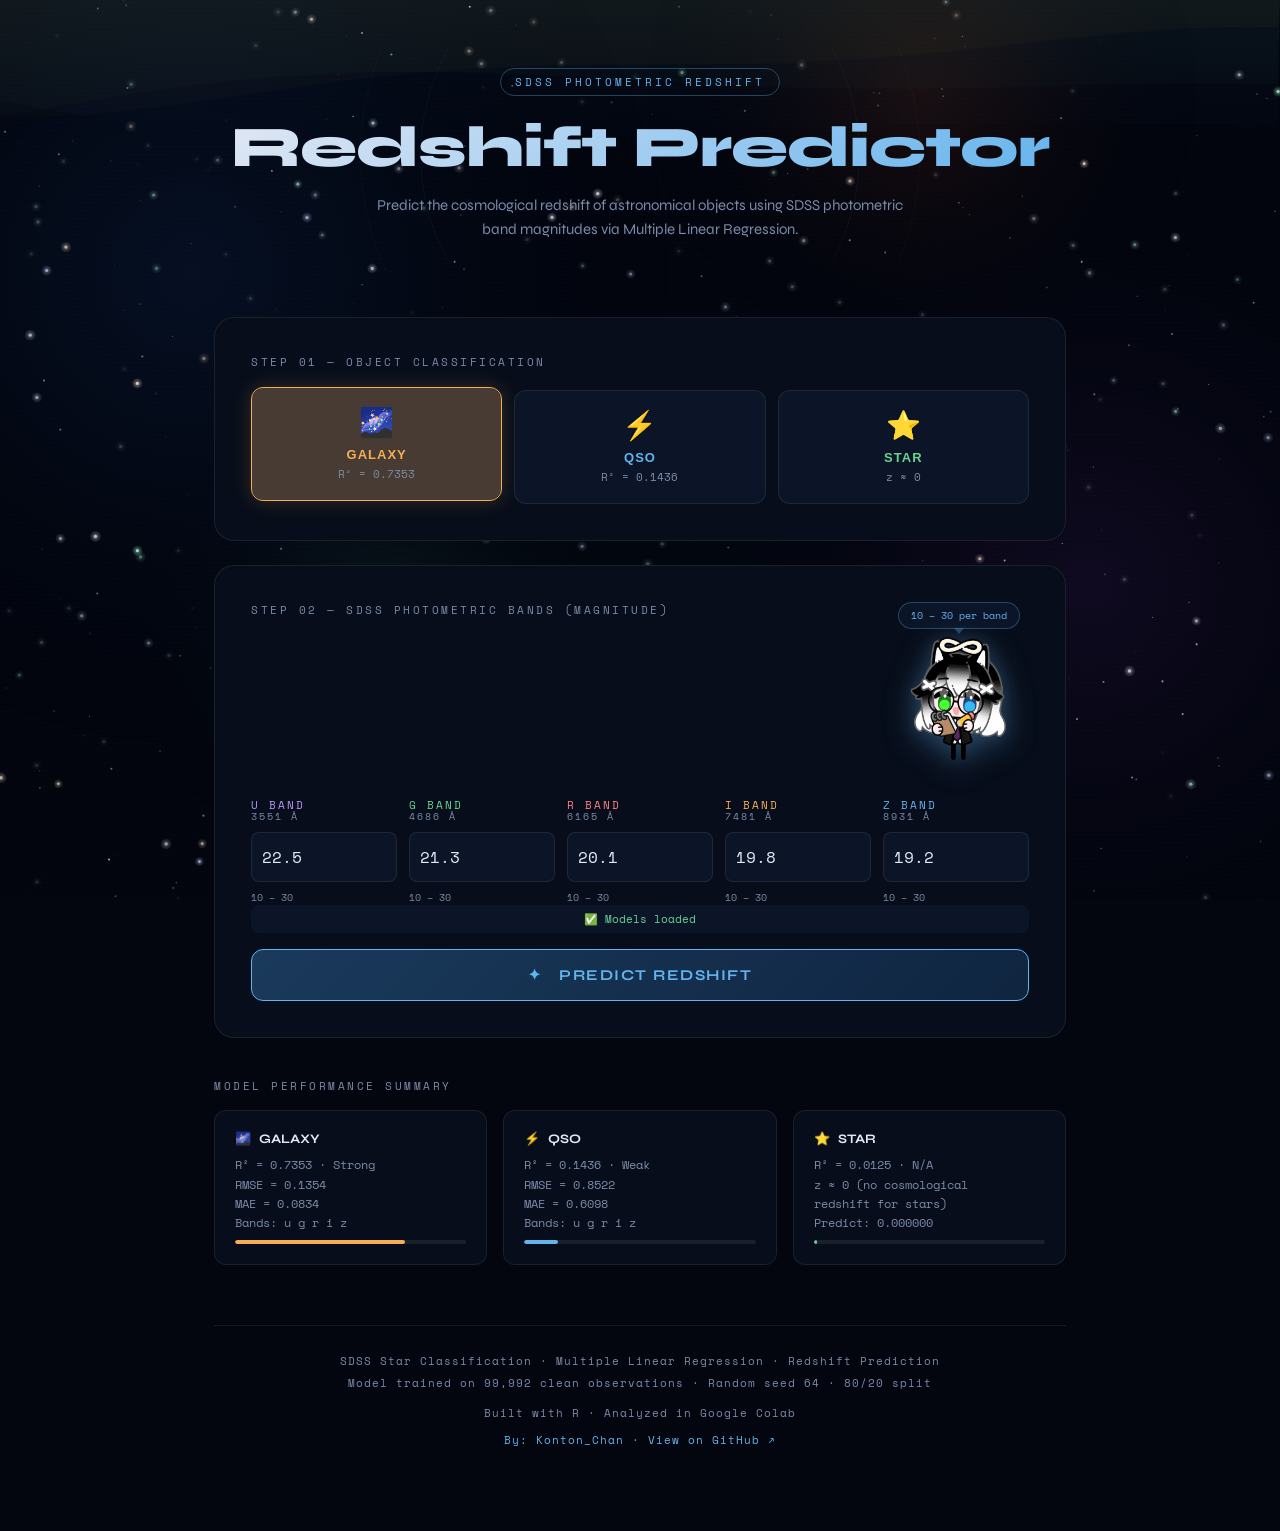
<file: index.html>
<!DOCTYPE html>
<html lang="en">
<head>
  <meta charset="UTF-8" />
  <meta name="viewport" content="width=device-width, initial-scale=1.0, maximum-scale=5.0" />
  <title>Redshift Predictor — SDSS MLR</title>
  <link href="https://fonts.googleapis.com/css2?family=Space+Mono:ital,wght@0,400;0,700;1,400&family=Syne:wght@400;600;700;800&display=swap" rel="stylesheet" />
  <link rel="stylesheet" href="style.css" />
</head>
<body>

<canvas id="nebula-canvas"></canvas>
<canvas id="aurora-canvas"></canvas>
<canvas id="starfield"></canvas>
<canvas id="particle-canvas"></canvas>

<div class="wrapper">

  <header>
    <div class="orbit-ring"></div>
    <div class="orbit-ring orbit-ring-2"></div>
    <div class="badge">SDSS Photometric Redshift</div>
    <h1>Redshift Predictor</h1>
    <p class="subtitle">Predict the cosmological redshift of astronomical objects using SDSS photometric band magnitudes via Multiple Linear Regression.</p>
  </header>

  <!-- Step 1 -->
  <div class="card">
    <div class="card-label">Step 01 — Object Classification</div>
    <div class="class-grid">
      <button class="class-btn galaxy active" onclick="selectClass('GALAXY',this)">
        <span class="class-icon">🌌</span>
        <span class="class-name">GALAXY</span>
        <span class="class-desc">R² = 0.7353</span>
      </button>
      <button class="class-btn qso" onclick="selectClass('QSO',this)">
        <span class="class-icon">⚡</span>
        <span class="class-name">QSO</span>
        <span class="class-desc">R² = 0.1436</span>
      </button>
      <button class="class-btn star" onclick="selectClass('STAR',this)">
        <span class="class-icon">⭐</span>
        <span class="class-name">STAR</span>
        <span class="class-desc">z ≈ 0</span>
      </button>
    </div>
  </div>

  <!-- Step 2 -->
  <div class="card">
    <div class="step02-header">
      <div class="card-label" style="margin-bottom:0">Step 02 — SDSS Photometric Bands (magnitude)</div>
      <div class="mascot-wrap">
        <div class="mascot-bubble">10 – 30 per band</div>
        <img src="Image/Konton_Chan.gif" alt="mascot" class="mascot-img" />
      </div>
    </div>
    <div class="band-grid">
      <div class="band-field">
        <label class="band-label u">u band<span class="band-wl">3551 Å</span></label>
        <input type="number" id="band_u" value="22.5" step="0.001" min="10" max="30" />
        <span class="band-hint">10 – 30</span>
      </div>
      <div class="band-field">
        <label class="band-label g">g band<span class="band-wl">4686 Å</span></label>
        <input type="number" id="band_g" value="21.3" step="0.001" min="10" max="30" />
        <span class="band-hint">10 – 30</span>
      </div>
      <div class="band-field">
        <label class="band-label r">r band<span class="band-wl">6165 Å</span></label>
        <input type="number" id="band_r" value="20.1" step="0.001" min="10" max="30" />
        <span class="band-hint">10 – 30</span>
      </div>
      <div class="band-field">
        <label class="band-label i">i band<span class="band-wl">7481 Å</span></label>
        <input type="number" id="band_i" value="19.8" step="0.001" min="10" max="30" />
        <span class="band-hint">10 – 30</span>
      </div>
      <div class="band-field">
        <label class="band-label z">z band<span class="band-wl">8931 Å</span></label>
        <input type="number" id="band_z" value="19.2" step="0.001" min="10" max="30" />
        <span class="band-hint">10 – 30</span>
      </div>
    </div>
    <div class="error-msg" id="error-msg"></div>
    <div id="model-load-status" style="display:none;font-family:'Space Mono',monospace;
      font-size:11px;text-align:center;padding:6px;margin-bottom:8px;
      border-radius:8px;background:var(--bg3);"></div>
    <button class="predict-btn" id="predict-btn" onclick="predict()">
      <span>✦ &nbsp; Predict Redshift</span>
    </button>
  </div>

  <!-- Result -->
  <div id="result-panel">
    <div class="result-inner">

      <div class="result-label">Predicted Redshift (z)</div>
      <div class="result-value" id="result-value">—</div>
      <div class="result-unit">dimensionless · cosmological redshift</div>

      <!-- ══ 95% Prediction Interval ══ -->
      <div class="ci-box" id="ci-box">
        <div class="ci-header">
          <span class="ci-title">95% Prediction Interval</span>
          <span class="ci-note" id="ci-note">± 1.96 × RMSE (approx.)</span>
        </div>

        <!-- Visual range bar -->
        <div class="ci-bar-row">
          <div class="ci-bound-block">
            <div class="ci-bound-label">Lower</div>
            <div class="ci-bound-value" id="ci-lower">—</div>
          </div>

          <div class="ci-track-wrap">
            <div class="ci-track">
              <div class="ci-fill" id="ci-fill"></div>
              <div class="ci-marker" id="ci-marker"></div>
            </div>
            <div class="ci-track-labels">
              <span id="ci-lower-tick">—</span>
              <span class="ci-track-center-label">Predicted z</span>
              <span id="ci-upper-tick">—</span>
            </div>
          </div>

          <div class="ci-bound-block ci-bound-block-right">
            <div class="ci-bound-label">Upper</div>
            <div class="ci-bound-value" id="ci-upper">—</div>
          </div>
        </div>

        <!-- Width chip -->
        <div class="ci-width-row">
          <span class="ci-width-chip" id="ci-width">Width: —</span>
          <span class="ci-interp" id="ci-interp"></span>
        </div>
      </div>
      <!-- ══ end PI ══ -->

      <div class="result-grid">
        <div class="result-stat"><div class="stat-label">Class</div><div class="stat-value" id="res-class">—</div></div>
        <div class="result-stat"><div class="stat-label">Model R²</div><div class="stat-value" id="res-r2">—</div></div>
        <div class="result-stat"><div class="stat-label">RMSE</div><div class="stat-value" id="res-rmse">—</div></div>
      </div>
      <div class="equation-box">
        <div class="equation-title">Model Equation</div>
        <div class="equation-text" id="res-equation">—</div>
      </div>
      <div id="res-warning"></div>
    </div>
  </div>

  <!-- Simulation -->
  <div id="sim-panel" style="display:none;">
    <div style="font-family:'Space Mono',monospace;font-size:11px;letter-spacing:2.5px;text-transform:uppercase;color:var(--text-dim);margin-bottom:16px;">✦ Redshift Simulation</div>

    <div class="card" style="margin-bottom:16px;">
      <div class="card-label">① Doppler Colour Shift — Interactive</div>
      <p style="font-size:12px;color:var(--text-dim);font-family:'Space Mono',monospace;margin-bottom:20px;">
        Drag the slider to explore z around your predicted value.
        The strip shows the physical Hα wavelength colour with <strong style="color:var(--text)">contrast-enhanced brightness</strong> —
        the swatch shows the true colour. Lighter = shorter wavelength, darker = longer.
      </p>

      <div style="display:flex;gap:16px;align-items:center;margin-bottom:20px;flex-wrap:wrap;">
        <div style="text-align:center;flex-shrink:0;">
          <div id="doppler-swatch"
            style="width:clamp(64px,10vw,90px);height:clamp(64px,10vw,90px);
                   border-radius:50%;border:2px solid var(--border-glow);
                   transition:background 0.1s ease,box-shadow 0.1s ease;
                   display:flex;align-items:center;justify-content:center;">
          </div>
          <div style="font-family:'Space Mono',monospace;font-size:9px;
            color:var(--text-dim);margin-top:8px;letter-spacing:1px;">H-α colour</div>
          <div id="doppler-swatch-label" style="font-family:'Space Mono',monospace;font-size:11px;
            color:#fff;font-weight:700;margin-top:4px;
            background:rgba(0,0,0,0.55);border-radius:6px;
            padding:2px 8px;display:inline-block;
            border:1px solid rgba(255,255,255,0.15);"></div>
        </div>

        <div style="flex:1;min-width:220px;display:grid;grid-template-columns:1fr 1fr;gap:10px;">
          <div style="background:var(--bg3);border:1px solid var(--border);border-radius:10px;padding:12px;">
            <div style="font-family:'Space Mono',monospace;font-size:9px;letter-spacing:1px;text-transform:uppercase;color:var(--text-dim);margin-bottom:4px;">Redshift z</div>
            <div id="di-z" style="font-family:'Space Mono',monospace;font-size:clamp(16px,3.5vw,22px);font-weight:700;color:var(--text);">—</div>
          </div>
          <div style="background:var(--bg3);border:1px solid var(--border);border-radius:10px;padding:12px;">
            <div style="font-family:'Space Mono',monospace;font-size:9px;letter-spacing:1px;text-transform:uppercase;color:var(--text-dim);margin-bottom:4px;">Observed λ (Hα)</div>
            <div id="di-obs" style="font-family:'Space Mono',monospace;font-size:clamp(13px,2.5vw,16px);font-weight:700;color:var(--text);">—</div>
          </div>
          <div style="background:var(--bg3);border:1px solid var(--border);border-radius:10px;padding:12px;">
            <div style="font-family:'Space Mono',monospace;font-size:9px;letter-spacing:1px;text-transform:uppercase;color:var(--text-dim);margin-bottom:4px;">Spectral Region</div>
            <div id="di-region" style="font-family:'Space Mono',monospace;font-size:clamp(10px,2vw,12px);font-weight:700;color:var(--qso);">—</div>
          </div>
          <div style="background:var(--bg3);border:1px solid var(--border);border-radius:10px;padding:12px;">
            <div style="font-family:'Space Mono',monospace;font-size:9px;letter-spacing:1px;text-transform:uppercase;color:var(--text-dim);margin-bottom:4px;">Wavelength Shift</div>
            <div id="di-shift" style="font-family:'Space Mono',monospace;font-size:clamp(10px,2vw,12px);font-weight:700;color:var(--galaxy);">—</div>
          </div>
        </div>
      </div>

      <!-- Canvas wrapper: position:relative + margin-top:28px reserves space for the pill label -->
      <div style="position:relative; margin-top:44px;">
        <div id="doppler-pred-label" style="
          position:absolute; bottom:calc(100% + 4px);
          transform:translateX(-50%);
          font-family:'Space Mono',monospace; font-size:10px; font-weight:700;
          color:#0a1020; background:rgba(255,255,255,0.93);
          border-radius:6px; padding:3px 10px; white-space:nowrap;
          pointer-events:none; z-index:10;
          box-shadow:0 2px 8px rgba(0,0,0,0.5);
          display:none;">▲ Predicted z = —</div>
        <canvas id="doppler-canvas" class="sim-canvas" style="height:52px;border-radius:8px;cursor:pointer;"></canvas>
      </div>

      <div style="display:flex;justify-content:space-between;align-items:center;margin-top:5px;font-family:'Space Mono',monospace;font-size:10px;color:var(--text-dim);">
        <span id="doppler-axis-min">z = 0</span>
        <span style="display:flex;flex-direction:column;align-items:center;gap:2px;">
          <span id="doppler-label" style="color:var(--qso);font-weight:700;"></span>
          <span id="doppler-wl-range" style="font-size:8px;color:rgba(122,139,168,0.6);letter-spacing:1px;"></span>
        </span>
        <span id="doppler-axis-max">z = 5</span>
      </div>

      <div style="display:flex;align-items:center;gap:12px;margin-top:14px;">
        <input type="range" id="doppler-slider" min="0" max="5" step="0.001" value="0"
          oninput="onDopplerSlide(this.value)" style="flex:1;" />
        <button id="doppler-anim-btn" onclick="toggleDopplerAnim()"
          style="flex-shrink:0;background:var(--bg3);border:1.5px solid rgba(99,179,237,0.4);
                 border-radius:8px;color:var(--qso);font-family:'Space Mono',monospace;
                 font-size:10px;padding:8px 14px;cursor:pointer;white-space:nowrap;
                 transition:all 0.2s ease;display:flex;align-items:center;gap:6px;">
          <span id="doppler-anim-icon">▶</span>
          <span id="doppler-anim-label">Animate z: 0 → 5</span>
        </button>
        <button onclick="resetDopplerToPredicted()"
          style="flex-shrink:0;background:var(--bg3);border:1.5px solid rgba(104,211,145,0.4);
                 border-radius:8px;color:var(--star);font-family:'Space Mono',monospace;
                 font-size:10px;padding:8px 14px;cursor:pointer;white-space:nowrap;
                 transition:all 0.2s ease;display:flex;align-items:center;gap:6px;">
          <span>⟳</span>
          <span id="doppler-reset-label">Reset to Predicted z</span>
        </button>
      </div>

      <div id="doppler-range-note" style="display:none;background:rgba(99,179,237,0.07);
        border:1px solid rgba(99,179,237,0.25);border-radius:8px;padding:10px 14px;
        font-family:'Space Mono',monospace;font-size:10px;color:var(--qso);
        line-height:1.6;margin-top:12px;"></div>

      <div style="margin-top:16px;">
        <div style="font-family:'Space Mono',monospace;font-size:9px;letter-spacing:1.5px;text-transform:uppercase;color:var(--text-dim);margin-bottom:8px;">Key emission lines at current z</div>
        <div id="doppler-lines" style="display:flex;flex-wrap:wrap;gap:6px;"></div>
      </div>
    </div>

    <div class="card" style="margin-bottom:16px;">
      <div class="card-label">② SED Profile — Your Object Photometry</div>
      <p style="font-size:12px;color:var(--text-dim);font-family:'Space Mono',monospace;margin-bottom:14px;">Spectral Energy Distribution across 5 SDSS bands. Lower magnitude = brighter.</p>
      <canvas id="sed-canvas" class="sim-canvas" style="height:200px;"></canvas>
    </div>

    <div class="card" style="margin-bottom:16px;">
      <div class="card-label">③ Spectral Emission Line Shift</div>
      <p style="font-size:12px;color:var(--text-dim);font-family:'Space Mono',monospace;margin-bottom:14px;">Emission lines shift to longer wavelengths. Observed λ = Rest λ × (1 + z).</p>
      <canvas id="spectral-canvas" class="sim-canvas" style="height:260px;"></canvas>
    </div>

    <div class="card" style="margin-bottom:16px;">
      <div class="card-label">④ Cosmic Distance Estimation</div>
      <div id="cosmic-stats" style="display:grid;grid-template-columns:repeat(2,1fr);gap:12px;margin-bottom:16px;"></div>
      <canvas id="cosmic-canvas" class="sim-canvas" style="height:110px;border-radius:8px;"></canvas>
      <p style="font-size:10px;color:var(--text-dim);font-family:'Space Mono',monospace;margin-top:8px;">* d ≈ (c/H0)×z, H0=70 km/s/Mpc. Light travel time via ΛCDM approximation.</p>
    </div>
  </div>

  <!-- Info -->
  <div class="info-section">
    <div class="card-label" style="margin-bottom:16px;">Model Performance Summary</div>
    <div class="info-grid">
      <div class="info-card">
        <div class="info-card-title"><span style="color:var(--galaxy)">🌌</span> GALAXY</div>
        <div class="info-card-body">R² = 0.7353 · Strong<br>RMSE = 0.1354<br>MAE = 0.0834<br>Bands: u g r i z</div>
        <div class="r2-bar-wrap"><div class="r2-bar" data-width="73.53" style="background:var(--galaxy)"></div></div>
      </div>
      <div class="info-card">
        <div class="info-card-title"><span style="color:var(--qso)">⚡</span> QSO</div>
        <div class="info-card-body">R² = 0.1436 · Weak<br>RMSE = 0.8522<br>MAE = 0.6098<br>Bands: u g r i z</div>
        <div class="r2-bar-wrap"><div class="r2-bar" data-width="14.36" style="background:var(--qso)"></div></div>
      </div>
      <div class="info-card">
        <div class="info-card-title"><span style="color:var(--star)">⭐</span> STAR</div>
        <div class="info-card-body">R² = 0.0125 · N/A<br>z ≈ 0 (no cosmological<br>redshift for stars)<br>Predict: 0.000000</div>
        <div class="r2-bar-wrap"><div class="r2-bar" data-width="1.25" style="background:var(--star)"></div></div>
      </div>
    </div>
  </div>

  <footer>
    <div>SDSS Star Classification · Multiple Linear Regression · Redshift Prediction</div>
    <div>Model trained on 99,992 clean observations · Random seed 64 · 80/20 split</div>
    <div style="margin-top:8px;">Built with R · Analyzed in Google Colab</div>
    <div style="margin-top:5px;"><a href="https://github.com/Konton-Chan/MLR_Redshift_Using_R.git" target="_blank">By: Konton_Chan · View on GitHub ↗</a></div>
  </footer>

</div><!-- /wrapper -->

<script src="script.js"></script>
</body>
</html>
</file>
<file: style.css>
/* ── Reset ── */
*, *::before, *::after { box-sizing: border-box; margin: 0; padding: 0; }

:root {
  --bg:#03060f; --bg2:#070d1a; --bg3:#0c1528;
  --border:rgba(255,255,255,0.08); --border-glow:rgba(99,179,237,0.3);
  --text:#e2e8f4; --text-dim:#7a8ba8;
  --galaxy:#f6ad55; --galaxy-glow:rgba(246,173,85,0.25);
  --qso:#63b3ed;    --qso-glow:rgba(99,179,237,0.25);
  --star:#68d391;   --star-glow:rgba(104,211,145,0.25);
  --accent:#63b3ed; --radius:12px;
}

html { scroll-behavior: smooth; }

body {
  background: var(--bg);
  color: var(--text);
  font-family: 'Syne', sans-serif;
  min-height: 100vh;
  overflow-x: hidden;
}

/* ── Canvas Layers ── */
#nebula-canvas, #aurora-canvas, #starfield, #particle-canvas {
  position: fixed; inset: 0; pointer-events: none;
}
#nebula-canvas   { z-index: 0; }
#aurora-canvas   { z-index: 1; opacity: 0.5; }
#starfield       { z-index: 2; }
#particle-canvas { z-index: 100; }

body::after {
  content: ''; position: fixed; inset: 0; z-index: 3; pointer-events: none;
  background: repeating-linear-gradient(0deg, transparent, transparent 2px,
    rgba(0,0,0,0.025) 2px, rgba(0,0,0,0.025) 4px);
}

/* ── Layout ── */
.wrapper {
  position: relative; z-index: 4;
  max-width: 900px; margin: 0 auto;
  padding: clamp(24px, 5vw, 48px) clamp(16px, 4vw, 24px) 80px;
}

/* ── Header ── */
header {
  text-align: center; margin-bottom: clamp(32px, 5vw, 56px);
  animation: fadeDown 1s ease both; position: relative;
  overflow: hidden; padding: 20px 0;
}

.orbit-ring {
  position: absolute; top: 50%; left: 50%;
  transform: translate(-50%, -50%);
  width: min(440px, 90vmin); height: min(440px, 90vmin);
  border: 1px solid rgba(99,179,237,0.06);
  border-radius: 50%; animation: spin 30s linear infinite; pointer-events: none;
}
.orbit-ring::before {
  content: '✦'; position: absolute; top: -9px; left: 50%;
  transform: translateX(-50%); color: var(--qso); font-size: 14px; opacity: 0.7;
}
.orbit-ring-2 {
  width: min(560px, 110vmin); height: min(560px, 110vmin);
  border-color: rgba(246,173,85,0.04);
  animation: spin 50s linear infinite reverse;
}
.orbit-ring-2::before { content: '✦'; color: var(--galaxy); opacity: 0.4; }
@keyframes spin { to { transform: translate(-50%,-50%) rotate(360deg); } }

.badge {
  display: inline-block; font-family: 'Space Mono', monospace;
  font-size: clamp(9px, 2vw, 11px); letter-spacing: 3px; text-transform: uppercase;
  color: var(--qso); border: 1px solid rgba(99,179,237,0.35);
  padding: 5px 14px; border-radius: 100px; margin-bottom: 20px;
  animation: pulse-border 3s ease-in-out infinite; position: relative;
}
@keyframes pulse-border {
  0%,100% { border-color: rgba(99,179,237,0.35); box-shadow: none; }
  50%      { border-color: rgba(99,179,237,0.8);  box-shadow: 0 0 14px rgba(99,179,237,0.2); }
}

h1 {
  font-size: clamp(1.8rem, 7vw, 3.6rem); font-weight: 800;
  line-height: 1.1; letter-spacing: -1px;
  background: linear-gradient(135deg, #e2e8f4 0%, #63b3ed 50%, #f6ad55 100%);
  background-size: 200% 200%;
  -webkit-background-clip: text; -webkit-text-fill-color: transparent; background-clip: text;
  margin-bottom: 14px; animation: gradient-shift 6s ease infinite; position: relative;
}
@keyframes gradient-shift { 0%,100%{background-position:0% 50%} 50%{background-position:100% 50%} }

.subtitle {
  font-size: clamp(13px, 2.5vw, 15px); color: var(--text-dim);
  line-height: 1.6; max-width: 560px; margin: 0 auto; position: relative;
}

/* ── Card ── */
.card {
  background: var(--bg2); border: 1px solid var(--border); border-radius: 20px;
  padding: clamp(20px, 4vw, 36px); margin-bottom: 24px;
  animation: fadeUp 0.7s ease both; position: relative; overflow: hidden;
  will-change: transform; transition: box-shadow 0.3s ease;
}
.card:nth-child(2){ animation-delay: 0.15s; }
.card:nth-child(3){ animation-delay: 0.30s; }
.card::after {
  content: ''; position: absolute; top: 0; left: -100%; width: 50%; height: 100%;
  background: linear-gradient(90deg, transparent, rgba(255,255,255,0.02), transparent);
  transform: skewX(-20deg); animation: card-sweep 6s ease-in-out infinite;
  pointer-events: none;
}
@keyframes card-sweep { 0%,70%{left:-100%} 100%{left:160%} }
.card:hover { box-shadow: 0 0 40px rgba(99,179,237,0.08), 0 8px 32px rgba(0,0,0,0.3); }

.card-label {
  font-family: 'Space Mono', monospace; font-size: 11px;
  letter-spacing: 2.5px; text-transform: uppercase; color: var(--text-dim); margin-bottom: 20px;
}

/* ── Class Selector ── */
.class-grid { display: grid; grid-template-columns: repeat(3, 1fr); gap: 12px; }

.class-btn {
  background: var(--bg3); border: 1.5px solid var(--border); border-radius: var(--radius);
  padding: clamp(12px, 2.5vw, 18px) clamp(8px, 2vw, 12px);
  cursor: pointer; text-align: center; position: relative; overflow: hidden;
  transition: all 0.3s ease; width: 100%;
}
.class-btn::before {
  content: ''; position: absolute; inset: 0; opacity: 0;
  transition: opacity 0.25s ease; border-radius: var(--radius);
}
.class-btn::after {
  content: ''; position: absolute; top: -50%; left: -75%; width: 50%; height: 200%;
  background: linear-gradient(90deg, transparent, rgba(255,255,255,0.07), transparent);
  transform: skewX(-20deg); transition: left 0.5s ease;
}
.class-btn:hover::after { left: 125%; }
.class-btn.galaxy::before { background: var(--galaxy-glow); }
.class-btn.qso::before    { background: var(--qso-glow); }
.class-btn.star::before   { background: var(--star-glow); }
.class-btn:hover::before, .class-btn.active::before { opacity: 1; }
.class-btn.galaxy:hover, .class-btn.galaxy.active { border-color: var(--galaxy); box-shadow: 0 0 20px rgba(246,173,85,0.2); transform: translateY(-3px); }
.class-btn.qso:hover,    .class-btn.qso.active    { border-color: var(--qso);    box-shadow: 0 0 20px rgba(99,179,237,0.2);  transform: translateY(-3px); }
.class-btn.star:hover,   .class-btn.star.active   { border-color: var(--star);   box-shadow: 0 0 20px rgba(104,211,145,0.2); transform: translateY(-3px); }

.class-icon { font-size: clamp(22px, 4vw, 28px); display: block; margin-bottom: 8px; transition: transform 0.3s ease; position: relative; }
.class-btn:hover .class-icon { transform: scale(1.25) rotate(-8deg); }
.class-name { font-size: clamp(11px, 2vw, 13px); font-weight: 700; letter-spacing: 1px; display: block; position: relative; }
.class-btn.galaxy .class-name { color: var(--galaxy); }
.class-btn.qso    .class-name { color: var(--qso); }
.class-btn.star   .class-name { color: var(--star); }
.class-desc { font-size: clamp(9px, 1.8vw, 11px); color: var(--text-dim); margin-top: 4px; display: block; position: relative; font-family: 'Space Mono', monospace; }

/* ── Band Inputs ── */
.band-grid { display: grid; grid-template-columns: repeat(5, 1fr); gap: clamp(8px, 2vw, 12px); }
.band-field { display: flex; flex-direction: column; gap: 8px; min-width: 0; }

.band-label { font-family: 'Space Mono', monospace; font-size: clamp(9px, 1.8vw, 11px); letter-spacing: 2px; text-transform: uppercase; }
.band-label.u { color: #b794f4; }
.band-label.g { color: #68d391; }
.band-label.r { color: #fc8181; }
.band-label.i { color: #f6ad55; }
.band-label.z { color: #63b3ed; }
.band-wl { font-size: 10px; color: var(--text-dim); font-family: 'Space Mono', monospace; display: block; margin-top: -4px; }

input[type="number"] {
  background: var(--bg3); border: 1.5px solid var(--border); border-radius: 8px;
  color: var(--text); font-family: 'Space Mono', monospace;
  font-size: 16px;
  padding: clamp(8px, 2vw, 12px) clamp(6px, 1.5vw, 10px);
  width: 100%; outline: none; -moz-appearance: textfield; appearance: textfield;
  transition: border-color 0.2s ease, box-shadow 0.2s ease;
}
input[type="number"]::-webkit-outer-spin-button,
input[type="number"]::-webkit-inner-spin-button { -webkit-appearance: none; appearance: none; }
input[type="number"]:focus {
  border-color: var(--accent);
  box-shadow: 0 0 0 3px rgba(99,179,237,0.12);
}
.band-hint { font-size: 10px; color: var(--text-dim); font-family: 'Space Mono', monospace; }

/* ── Step 02 Mascot Header ── */
.step02-header {
  display: flex; align-items: flex-start;
  justify-content: space-between; margin-bottom: 24px; gap: 12px;
}
.mascot-wrap { display: flex; flex-direction: column; align-items: center; flex-shrink: 0; }
.mascot-bubble {
  background: var(--bg3); border: 1px solid var(--border-glow); border-radius: 100px;
  padding: 5px 12px; font-family: 'Space Mono', monospace; font-size: clamp(9px, 1.8vw, 10px);
  color: var(--qso); white-space: nowrap; margin-bottom: 4px; position: relative;
  animation: float 3s ease-in-out infinite;
}
.mascot-bubble::after {
  content: ''; position: absolute; bottom: -6px; left: 50%; transform: translateX(-50%);
  border-left: 5px solid transparent; border-right: 5px solid transparent;
  border-top: 6px solid var(--border-glow);
}

/* ── MASCOT IMAGE — GPU-accelerated ── */
.mascot-img {
  width: clamp(90px, 14vw, 140px);
  height: auto;
  image-rendering: auto;
  will-change: transform;
  transform-origin: center bottom;
  -webkit-transform: translateZ(0);
  transform: translateZ(0);
  -webkit-backface-visibility: hidden;
  backface-visibility: hidden;
}

@keyframes float { 0%,100%{transform:translateY(0)} 50%{transform:translateY(-5px)} }

/* ── Predict Button ── */
.predict-btn {
  width: 100%; padding: clamp(12px, 2.5vw, 16px);
  background: linear-gradient(135deg, #1a3a5c, #0f2540);
  border: 1.5px solid var(--qso); border-radius: var(--radius);
  color: var(--qso); font-family: 'Syne', sans-serif;
  font-size: clamp(13px, 2.5vw, 15px); font-weight: 700; letter-spacing: 1.5px;
  text-transform: uppercase; cursor: pointer; margin-top: 8px;
  position: relative; overflow: hidden; transition: all 0.3s ease;
}
.predict-btn::before {
  content: ''; position: absolute; top: 0; left: -100%; width: 100%; height: 100%;
  background: linear-gradient(90deg, transparent, rgba(99,179,237,0.18), transparent);
  transition: left 0.6s ease;
}
.predict-btn:hover::before { left: 100%; }
.predict-btn:hover { box-shadow: 0 0 30px rgba(99,179,237,0.4), 0 4px 20px rgba(0,0,0,0.4); transform: translateY(-2px); }
.predict-btn:active { transform: translateY(0); }
@keyframes btn-blink { 50%{ opacity: 0.5; } }
.predict-btn.loading span { animation: btn-blink 0.7s step-end infinite; }

/* ── Result Panel ── */
#result-panel { display: none; animation: fadeUp 0.6s ease both; margin-bottom: 24px; }
.result-inner {
  background: var(--bg2); border: 1.5px solid var(--border-glow);
  border-radius: 20px; padding: clamp(20px, 4vw, 36px); position: relative; overflow: hidden;
}
.result-inner::before {
  content: ''; position: absolute; top: -60px; right: -60px;
  width: 200px; height: 200px; border-radius: 50%;
  background: radial-gradient(circle, rgba(99,179,237,0.1), transparent 70%);
  animation: glow-pulse 3s ease-in-out infinite; pointer-events: none;
}
.result-inner::after {
  content: ''; position: absolute; top: 0; left: -60%; width: 60%; height: 100%;
  background: linear-gradient(90deg, transparent, rgba(99,179,237,0.03), transparent);
  animation: scan-sweep 4s ease-in-out infinite; pointer-events: none;
}
@keyframes glow-pulse { 0%,100%{transform:scale(1);opacity:0.6} 50%{transform:scale(1.4);opacity:1} }
@keyframes scan-sweep { 0%{left:-60%} 100%{left:160%} }

.result-label { font-family: 'Space Mono', monospace; font-size: 11px; letter-spacing: 2.5px; text-transform: uppercase; color: var(--text-dim); margin-bottom: 8px; }
.result-value { font-family: 'Space Mono', monospace; font-size: clamp(2rem, 8vw, 4rem); font-weight: 700; letter-spacing: -1px; line-height: 1; margin-bottom: 6px; transition: color 0.4s ease; }
.result-unit  { font-size: clamp(11px, 2vw, 14px); color: var(--text-dim); font-family: 'Space Mono', monospace; margin-bottom: 20px; }

/* ══════════════════════════════════════
   95% CONFIDENCE INTERVAL BOX
══════════════════════════════════════ */
.ci-box {
  --ci-color: var(--qso);
  background: var(--bg3);
  border: 1px solid rgba(255,255,255,0.08);
  border-radius: 14px;
  padding: 16px 18px;
  margin-bottom: 24px;
  animation: fadeUp 0.5s ease 0.15s both;
  transition: border-color 0.3s ease;
}
.ci-box:hover { border-color: var(--ci-color, var(--border-glow)); }

/* Header row: title + note */
.ci-header {
  display: flex;
  align-items: center;
  justify-content: space-between;
  margin-bottom: 14px;
  flex-wrap: wrap;
  gap: 6px;
}
.ci-title {
  font-family: 'Space Mono', monospace;
  font-size: 10px;
  letter-spacing: 2px;
  text-transform: uppercase;
  color: var(--text-dim);
}
.ci-note {
  font-family: 'Space Mono', monospace;
  font-size: 9px;
  letter-spacing: 1px;
  color: var(--ci-color, var(--qso));
  opacity: 0.75;
  background: rgba(99,179,237,0.07);
  border: 1px solid rgba(99,179,237,0.2);
  border-radius: 100px;
  padding: 2px 10px;
}

/* Main bar row: lower | track | upper */
.ci-bar-row {
  display: flex;
  align-items: center;
  gap: 12px;
  margin-bottom: 10px;
}

/* Bound blocks (left & right) */
.ci-bound-block {
  flex-shrink: 0;
  text-align: left;
  min-width: 72px;
}
.ci-bound-block-right { text-align: right; }
.ci-bound-label {
  font-family: 'Space Mono', monospace;
  font-size: 9px;
  letter-spacing: 1.5px;
  text-transform: uppercase;
  color: var(--text-dim);
  margin-bottom: 3px;
}
.ci-bound-value {
  font-family: 'Space Mono', monospace;
  font-size: clamp(11px, 2vw, 13px);
  font-weight: 700;
  color: var(--ci-color, var(--qso));
  overflow-wrap: break-word;
}

/* Track: the visual range bar */
.ci-track-wrap { flex: 1; min-width: 0; }
.ci-track {
  position: relative;
  height: 10px;
  border-radius: 100px;
  background: rgba(255,255,255,0.06);
  border: 1px solid rgba(255,255,255,0.08);
  overflow: visible;
  margin-bottom: 6px;
}

/* Filled region of the CI */
.ci-fill {
  position: absolute;
  top: 0; bottom: 0;
  border-radius: 100px;
  transition: left 0.4s ease, width 0.4s ease, background 0.4s ease;
}

/* Predicted value marker (dot in the centre) */
.ci-marker {
  position: absolute;
  top: 50%;
  transform: translate(-50%, -50%);
  width: 16px;
  height: 16px;
  border-radius: 50%;
  border: 2.5px solid rgba(255,255,255,0.9);
  transition: left 0.4s ease, background 0.4s ease, box-shadow 0.4s ease;
  z-index: 2;
}

/* Axis labels below the track */
.ci-track-labels {
  display: flex;
  justify-content: space-between;
  align-items: center;
  font-family: 'Space Mono', monospace;
  font-size: 9px;
  color: var(--text-dim);
}
.ci-track-center-label {
  font-size: 8px;
  letter-spacing: 0.5px;
  opacity: 0.6;
  text-align: center;
}

/* Bottom row: width chip + interpretation */
.ci-width-row {
  display: flex;
  align-items: center;
  gap: 10px;
  flex-wrap: wrap;
  margin-top: 4px;
}
.ci-width-chip {
  font-family: 'Space Mono', monospace;
  font-size: 10px;
  font-weight: 700;
  color: var(--text-dim);
  background: rgba(255,255,255,0.05);
  border: 1px solid rgba(255,255,255,0.08);
  border-radius: 100px;
  padding: 3px 12px;
  letter-spacing: 0.5px;
}
.ci-interp {
  font-family: 'Space Mono', monospace;
  font-size: 10px;
  line-height: 1.4;
  flex: 1;
}

/* Mobile: stack bound blocks vertically */
@media (max-width: 480px) {
  .ci-bar-row     { flex-wrap: wrap; }
  .ci-bound-block { min-width: auto; flex: 1; }
  .ci-track-wrap  { order: 3; width: 100%; }
}

/* ══════════════════════════════════════
   END CI BOX
══════════════════════════════════════ */

.result-grid { display: grid; grid-template-columns: repeat(3, 1fr); gap: 12px; margin-bottom: 24px; }
.result-stat { background: var(--bg3); border: 1px solid var(--border); border-radius: 10px; padding: clamp(10px, 2vw, 14px); transition: transform 0.2s ease, border-color 0.2s ease; min-width: 0; }
.result-stat:hover { transform: translateY(-2px); border-color: var(--border-glow); }
.stat-label { font-family: 'Space Mono', monospace; font-size: 10px; letter-spacing: 1.5px; color: var(--text-dim); text-transform: uppercase; margin-bottom: 6px; }
.stat-value { font-family: 'Space Mono', monospace; font-size: clamp(11px, 2vw, 14px); font-weight: 700; overflow-wrap: break-word; }

.equation-box { background: var(--bg3); border: 1px solid var(--border); border-radius: 10px; padding: 16px 20px; margin-bottom: 20px; transition: border-color 0.3s ease; overflow-x: auto; }
.equation-box:hover { border-color: var(--border-glow); }
.equation-title { font-family: 'Space Mono', monospace; font-size: 10px; letter-spacing: 2px; color: var(--text-dim); text-transform: uppercase; margin-bottom: 10px; }
.equation-text { font-family: 'Space Mono', monospace; font-size: clamp(10px, 1.8vw, 12px); line-height: 1.9; }
.eq-highlight { color: var(--qso); }

.warning-banner { display: flex; align-items: flex-start; gap: 10px; background: rgba(246,173,85,0.07); border: 1px solid rgba(246,173,85,0.3); border-radius: 10px; padding: 14px 16px; font-size: clamp(11px, 2vw, 13px); color: var(--galaxy); line-height: 1.5; animation: fadeUp 0.4s ease both; }
.warning-banner.good { background: rgba(104,211,145,0.07); border-color: rgba(104,211,145,0.3); color: var(--star); }

.error-msg { background: rgba(252,129,129,0.07); border: 1px solid rgba(252,129,129,0.3); border-radius: 10px; padding: 14px 16px; color: #fc8181; font-family: 'Space Mono', monospace; font-size: clamp(11px, 2vw, 13px); display: none; margin-top: 12px; animation: shake 0.4s ease both; }
@keyframes shake { 0%,100%{transform:translateX(0)} 20%{transform:translateX(-6px)} 40%{transform:translateX(6px)} 60%{transform:translateX(-4px)} 80%{transform:translateX(4px)} }

/* ── Simulation Canvases ── */
.sim-canvas { width: 100%; display: block; border-radius: 8px; min-height: 60px; }

/* ── Info Section ── */
.info-section { margin-top: 40px; animation: fadeUp 0.7s ease 0.3s both; }
.info-grid { display: grid; grid-template-columns: repeat(3, 1fr); gap: 16px; }
.info-card { background: var(--bg2); border: 1px solid var(--border); border-radius: var(--radius); padding: clamp(14px, 3vw, 20px); transition: transform 0.3s ease, border-color 0.3s ease, box-shadow 0.3s ease; }
.info-card:hover { transform: translateY(-5px); border-color: var(--border-glow); box-shadow: 0 10px 40px rgba(0,0,0,0.3); }
.info-card-title { font-size: 13px; font-weight: 700; margin-bottom: 8px; display: flex; align-items: center; gap: 8px; }
.info-card-body { font-size: clamp(10px, 1.8vw, 12px); color: var(--text-dim); line-height: 1.6; font-family: 'Space Mono', monospace; }
.r2-bar-wrap { margin-top: 8px; height: 4px; background: var(--border); border-radius: 100px; overflow: hidden; }
.r2-bar { height: 100%; border-radius: 100px; width: 0; transition: width 1.6s cubic-bezier(0.25,1,0.5,1); }

footer { text-align: center; margin-top: 60px; padding-top: 24px; border-top: 1px solid var(--border); color: var(--text-dim); font-family: 'Space Mono', monospace; font-size: clamp(9px, 1.8vw, 11px); letter-spacing: 1px; line-height: 2; animation: fadeUp 0.7s ease 0.4s both; }
footer a { color: var(--qso); text-decoration: none; }
footer a:hover { text-decoration: underline; }

@keyframes fadeDown { from{opacity:0;transform:translateY(-24px)} to{opacity:1;transform:translateY(0)} }
@keyframes fadeUp   { from{opacity:0;transform:translateY(24px)}  to{opacity:1;transform:translateY(0)} }

/* ══════════════════════════════════════
   RESPONSIVE BREAKPOINTS
══════════════════════════════════════ */

@media (max-width: 768px) {
  .result-grid   { grid-template-columns: repeat(2, 1fr); }
  .info-grid     { grid-template-columns: repeat(2, 1fr); }
  #cosmic-stats  { grid-template-columns: repeat(2, 1fr) !important; }
  .band-grid     { grid-template-columns: repeat(3, 1fr); }
}

@media (max-width: 600px) {
  .class-grid    { grid-template-columns: repeat(3, 1fr); gap: 8px; }
  .band-grid     { grid-template-columns: repeat(3, 1fr); }
  .result-grid   { grid-template-columns: repeat(2, 1fr); }
  .info-grid     { grid-template-columns: 1fr; }
  #cosmic-stats  { grid-template-columns: 1fr !important; }
  .orbit-ring, .orbit-ring-2 { display: none; }

  .step02-header { flex-wrap: wrap; }
  .mascot-wrap   { order: -1; width: 100%; flex-direction: row; align-items: center; gap: 10px; margin-bottom: 8px; }
  .mascot-bubble { margin-bottom: 0; }
  .mascot-img    { width: 72px; }
  .equation-text { font-size: 10px; }
}

/* ── Doppler Slider ── */
#doppler-slider {
  -webkit-appearance: none; appearance: none;
  width: 100%; height: 8px; border-radius: 100px;
  background: linear-gradient(90deg, #dc2200 0%, #550000 50%, #0a0000 100%);
  outline: none; cursor: pointer;
  border: 1px solid rgba(255,255,255,0.15);
  box-shadow: 0 0 8px rgba(0,0,0,0.4);
}
#doppler-slider::-webkit-slider-thumb {
  -webkit-appearance: none; appearance: none;
  width: 20px; height: 20px; border-radius: 50%;
  background: #fff; border: 2.5px solid #fff;
  box-shadow: 0 0 12px rgba(255,255,255,0.7), 0 0 4px rgba(0,0,0,0.5);
  cursor: grab; transition: transform 0.15s ease, border-color 0.15s ease, box-shadow 0.15s ease;
}
#doppler-slider::-webkit-slider-thumb:active { transform: scale(1.3); cursor: grabbing; }
#doppler-slider::-moz-range-thumb {
  width: 20px; height: 20px; border-radius: 50%; background: #fff;
  border: 2.5px solid #fff;
  box-shadow: 0 0 12px rgba(255,255,255,0.7); cursor: grab;
}

@media (max-width: 400px) {
  .class-grid { grid-template-columns: 1fr; }
  .band-grid  { grid-template-columns: repeat(2, 1fr); }
  .card       { border-radius: 14px; }
}
</file>
